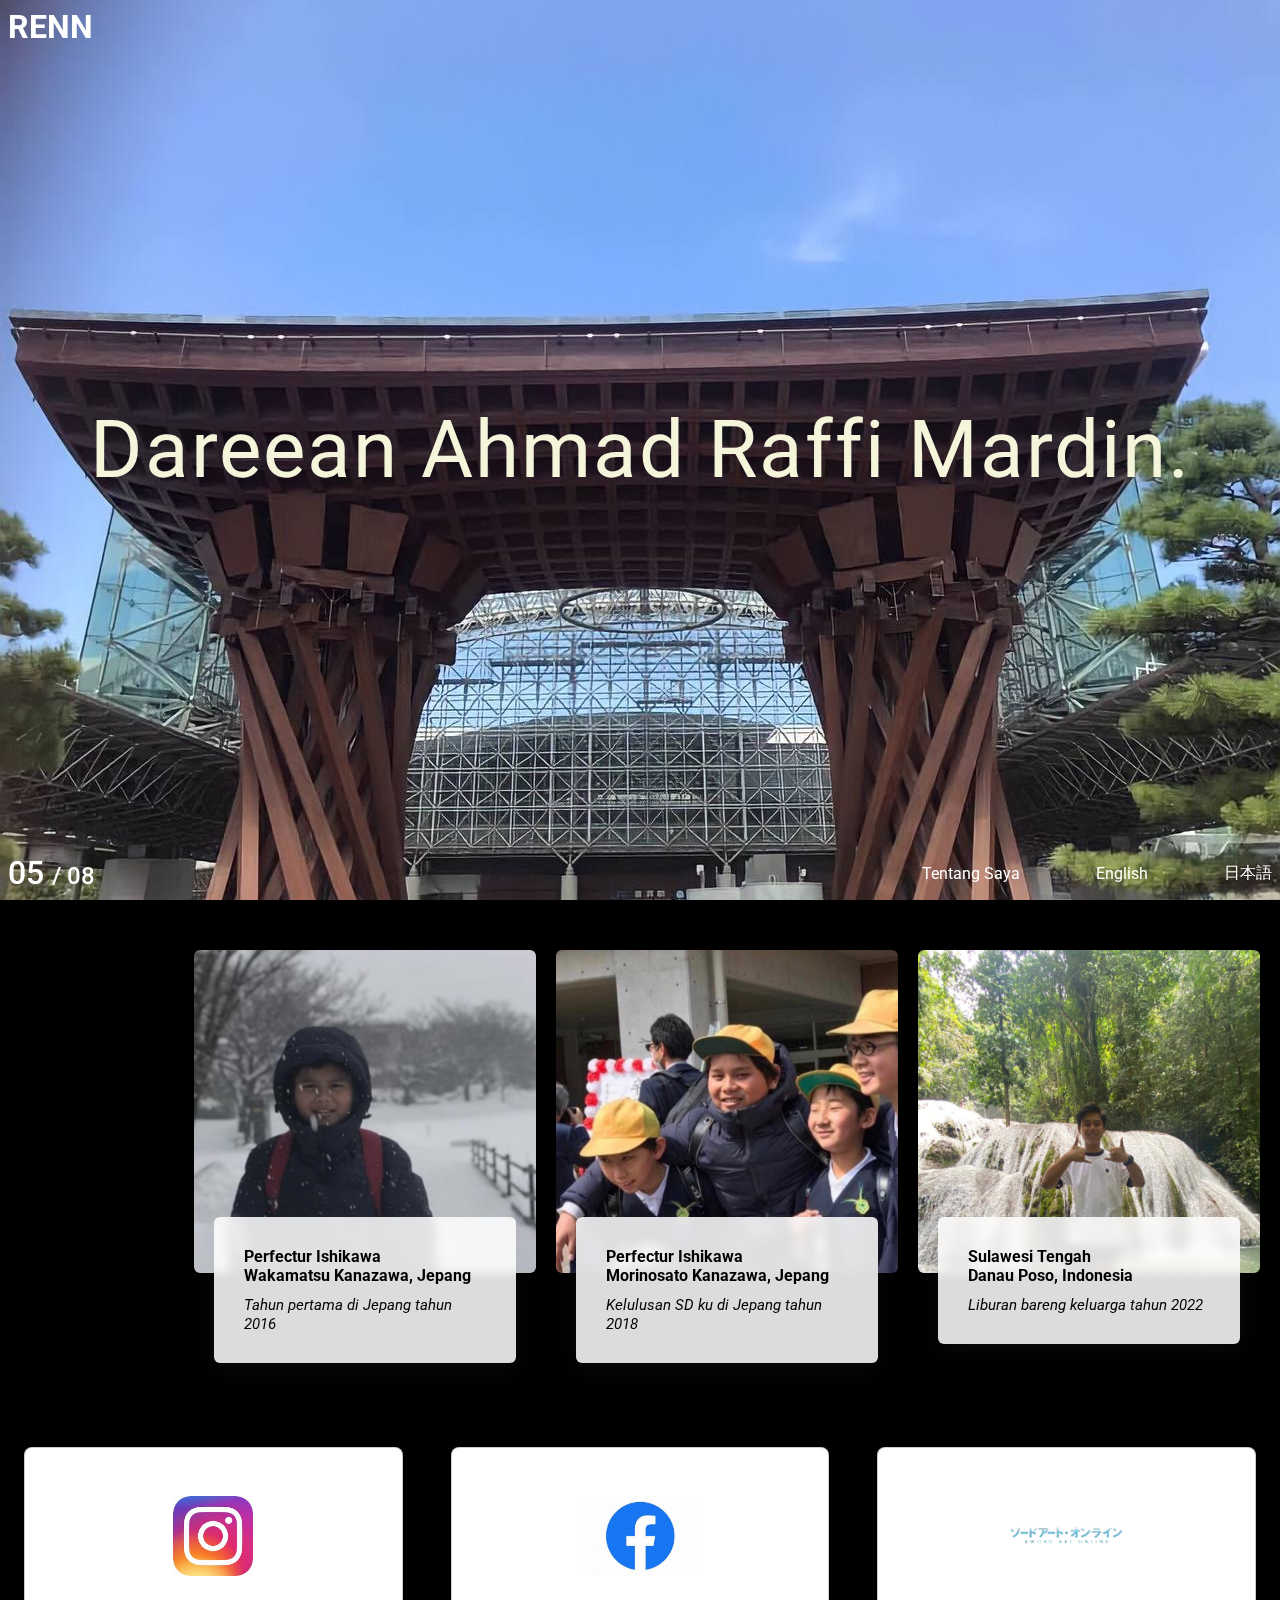
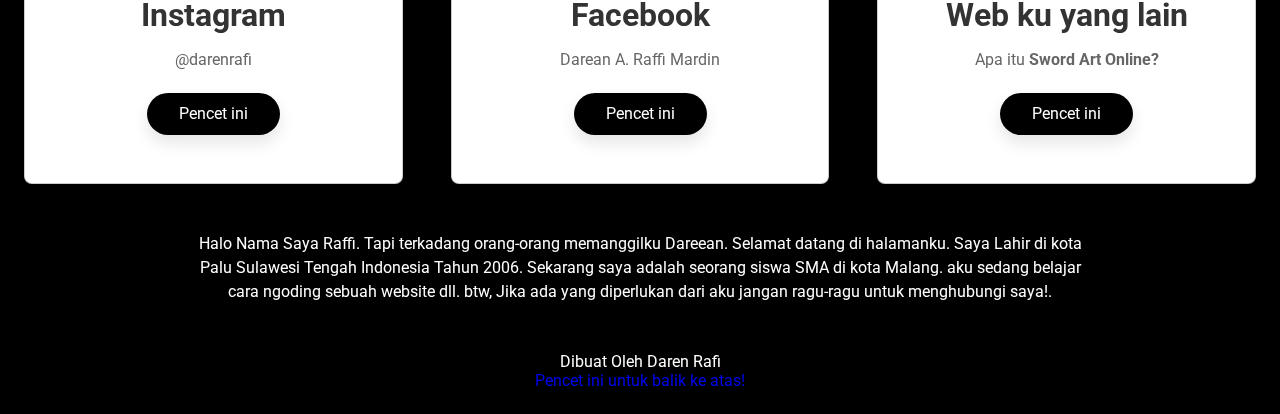
<file: index.html>
<!DOCTYPE html>
<html lang="en">
    <head>
        <title>Perkenalan</title>
        <meta charset="utf-8" />
        <meta name="viewport" content="width=device.width, initial-scale=1,0" />
        <link rel="stylesheet" type="text/css" href="style.css" />

        <!--Font Awesome-->
        <link rel="stylesheet" href="https://cdnjs.cloudflare.com/ajax/libs/font-awesome/6.1.2/css/all.min.css" 
        integrity="sha512-1sCRPdkRXhBV2PBLUdRb4tMg1w2YPf37qatUFeS7zlBy7jJI8Lf4VHwWfZZfpXtYSLy85pkm9GaYVYMfw5BC1A==" 
        crossorigin="anonymous"/>

        <!--Parralax JS-->
        <script src="https://ajax.googleapis.com/ajax/libs/jquery/1.11.0/jquery.min.js"></script>
        <script src="parallax.js/parallax.js-1.5.0/parallax.js"></script>
    </head>
    <body>
    <!-- Header -->
    <header class="parallax-window" data-parallax="scroll" data-image-src="images/fotostasiun.png">
        <nav>
            <h1 class="logo">
                <a class="/"><span>RENN</span></a>
            </h1>
        </nav>
        <div class="header-title">
            <a href="#about1" class="header-title">Dareean Ahmad Raffi Mardin.</a>
        </div>
        <div class="header-bottom">
            <p class="today-date">05 <span>/ 08</span></p>
            <ul class="social-media">
                <li><a href="#about1">Tentang Saya</a></li>
                <li><a class="fas fa-globe" href="index2.html">English</a></li>
                <li><a class="fas fa-globe" href="index3.html">日本語</a></li>
            </ul>
        </div>
    </header>

    <div class="blog-posts" id="blog">
        <div class="post">
            <img src="foto1.png" alt="" class="post-img"/>
            <div class="post-content">
                <h3>Perfectur Ishikawa <br> Wakamatsu Kanazawa, Jepang</h3>
                <span class="date">Tahun pertama di Jepang tahun 2016</span>
            </div>
        </div>
        <div class="post">
            <img src="foto2.png" alt="" class="post-img"/>
            <div class="post-content">
                <h3>Perfectur Ishikawa <br>Morinosato Kanazawa, Jepang</h3>
                <span class="date">Kelulusan SD ku di Jepang tahun 2018</span>
            </div>
        </div>
        <div class="post">
            <img src="foto4.png" alt="" class="post-img"/>
            <div class="post-content">
                <h3>Sulawesi Tengah <br>Danau Poso, Indonesia</h3>
                <span class="date">Liburan bareng keluarga tahun 2022</span>
            </div>
        </div>
    </div>

    <!--  Features  -->
    <section class="features" id="features">
        <div class="box-feature">
            <div class="box">
                <img src="ig.png" alt="" width="45px">
                <h3>Instagram</h3>
                <p>@darenrafi </p>
                <a href="https://www.instagram.com/darenrafi/" class="btn">Pencet ini</a>
            </div>
            <div class="box">
                <img src="fb.png" alt="" width="50px">
                <h3>Facebook</h3>
                <p>Darean A. Raffi Mardin </p>
                <a href="https://web.facebook.com/dareean.mardin/" class="btn">Pencet ini</a>
            </div>
            <div class="box">
                <img src="SAO.png" alt="" width="100px">
                <h3>Web ku yang lain</h3>
                <p>Apa itu <b>Sword Art Online?</b></p>
                <a href="https://dareean.github.io/" class="btn">Pencet ini</a>
            </div>
       </div>
    </section>



    <!-- About -->
 <!--
    <section id="about">
        <div class="about-container">
            <div class="image-gallery">
                <div class="image-box">
                   <img src="images/foto1.png" alt="images">
                   <h2 class="tks">D</h2>
                </div>
                <div class="image-box">
                    <img src="images/foto2.png" alt="images">
                    <h2 class="tks">A</h2>
                 </div>
                 <div class="image-box">
                    <img src="images/foto3.png" alt="images">
                    <h2 class="tks">R</h2>
                 </div>
                 <div class="image-box">
                    <img src="images/foto9.png" alt="images">
                    <h2 class="tks">E</h2>
                 </div>
                 <div class="image-box">
                    <img src="images/foto6.png" alt="images">
                    <h2 class="tks">E</h2>
                 </div>
                 <div class="image-box">
                    <img src="images/foto4.png" alt="images">
                    <h2 class="tks">A</h2>
                 </div>
                 <div class="image-box">
                    <img src="images/foto8.png" alt="images">
                    <h2 class="tks">N</h2>
                 </div>
            </div>
        </div>
    </section>
    -->
    <section id="about1">
        <div class="about-container1">
            <div class="about-info">
                Halo Nama Saya Raffi. Tapi terkadang orang-orang memanggilku Dareean. Selamat datang di halamanku.
                Saya Lahir di kota Palu Sulawesi Tengah Indonesia Tahun 2006. Sekarang saya adalah seorang siswa SMA di kota Malang.
                aku sedang belajar cara ngoding sebuah website dll. btw, Jika ada yang diperlukan dari aku jangan ragu-ragu untuk menghubungi saya!.
             </div>
        </div>     
    </section>

    <!-- Footer -->
    <footer>                
        Dibuat Oleh  <i class="fas fa-heart"></i>  Daren Rafi<br>
            <a href="#blog">Pencet ini untuk balik ke atas!</a>
    </footer>

    <!-- Script -->
    <script>
        const scriptURL = 'https://script.google.com/macros/s/AKfycbzSPwk2Kb981uXJd8j2fLK7cYvkZ7LqJC2I4I9ZSPzxUS2PCVlU3QKavpSj1w244yvS/exec';
        const form = document.forms['wpu-contact-form'];
      
        form.addEventListener('submit', e => {
          e.preventDefault()
          fetch(scriptURL, { method: 'POST', body: new FormData(form)})
            .then(response => console.log('Success!', response))
            .catch(error => console.error('Error!', error.message))
        })
      </script>
      <script src="script.js"></script>
  </body>
</html>
</file>
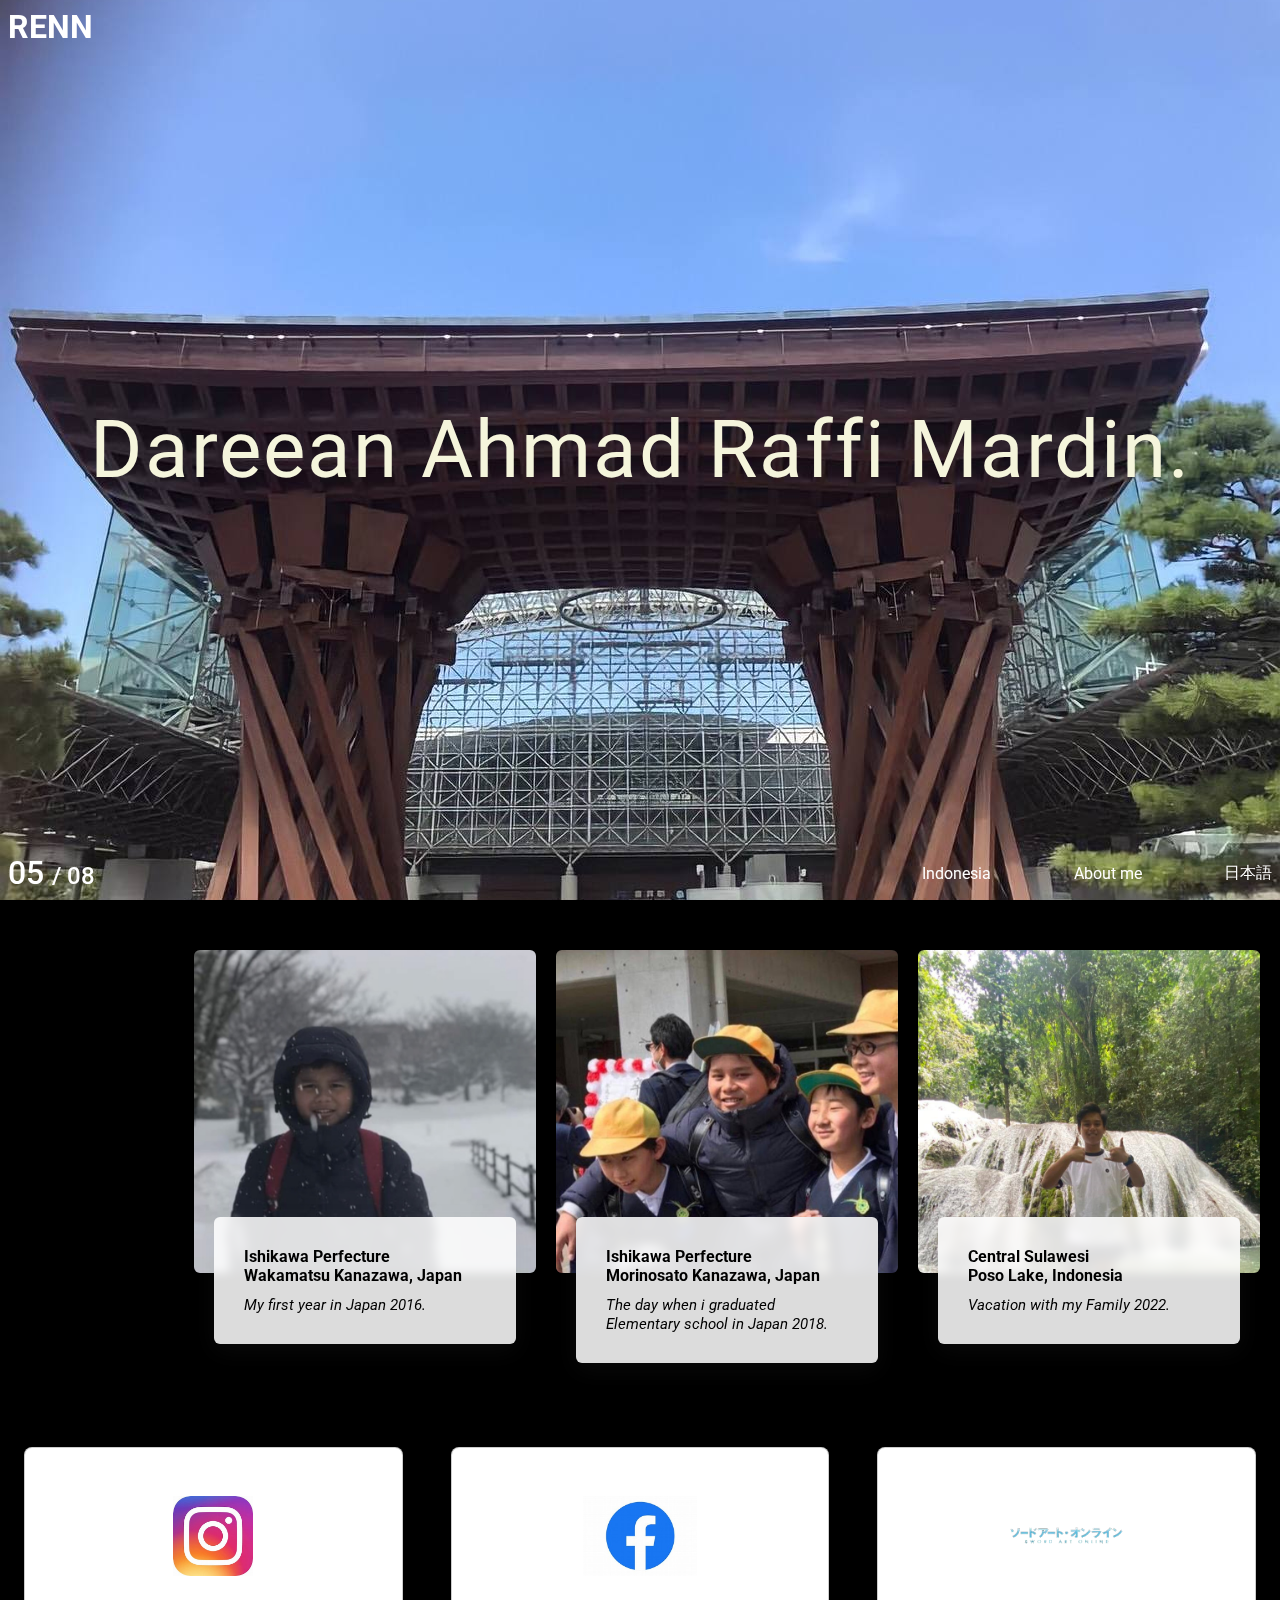
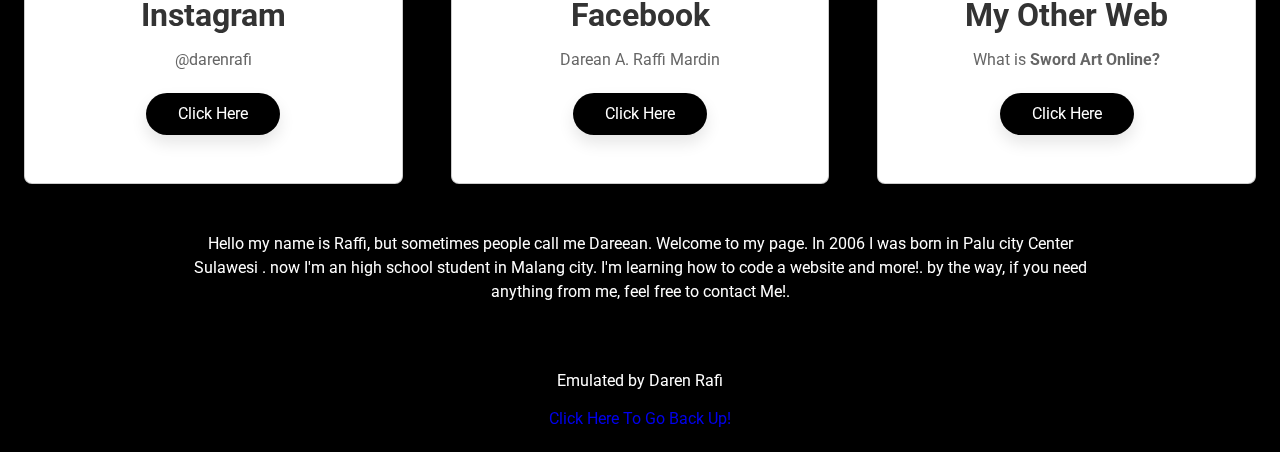
<file: index2.html>
<!DOCTYPE html>
<html lang="en">
    <head>
        <title>Introducing</title>
        <meta charset="utf-8" />
        <meta name="viewport" content="width=device.width, initial-scale=1,0" />
        <link rel="stylesheet" type="text/css" href="style.css" />

        <!--Font Awesome-->
        <link rel="stylesheet" href="https://cdnjs.cloudflare.com/ajax/libs/font-awesome/6.1.2/css/all.min.css" 
        integrity="sha512-1sCRPdkRXhBV2PBLUdRb4tMg1w2YPf37qatUFeS7zlBy7jJI8Lf4VHwWfZZfpXtYSLy85pkm9GaYVYMfw5BC1A==" 
        crossorigin="anonymous"/>

        <!--Parralax JS-->
        <script src="https://ajax.googleapis.com/ajax/libs/jquery/1.11.0/jquery.min.js"></script>
        <script src="parallax.js/parallax.js-1.5.0/parallax.js"></script>
    </head>
    <body>
    <!-- Header -->
    <header class="parallax-window" data-parallax="scroll" data-image-src="images/fotostasiun.png">
        <nav>
            <h1 class="logo">
                <a class="/"><span>RENN</span></a>
            </h1>
        </nav>
        <div class="header-title">
            <a href="#about1" class="header-title">Dareean Ahmad Raffi Mardin.</a>
        </div>
        <div class="header-bottom">
            <p class="today-date">05 <span>/ 08</span></p>
            <ul class="social-media">
                <li><a class="fas fa-globe" href="index.html">Indonesia</a></li>
                <li><a href="#about1">About me</a></li>
                <li><a class="fas fa-globe" href="index3.html">日本語</a></li>
            </ul>
        </div>
    </header>
    <div class="blog-posts" id="blog">
        <div class="post">
            <img src="foto1.png" alt="" class="post-img"/>
            <div class="post-content">
                <h3>Ishikawa Perfecture <br> Wakamatsu Kanazawa, Japan</h3>
                <span class="date">My first year in Japan 2016.</span>
            </div>
        </div>
        <div class="post">
            <img src="foto2.png" alt="" class="post-img"/>
            <div class="post-content">
                <h3>Ishikawa Perfecture <br>Morinosato Kanazawa, Japan</h3>
                <span class="date">The day when i graduated Elementary school in Japan 2018.</span>
            </div>
        </div>
        <div class="post">
            <img src="foto4.png" alt="" class="post-img"/>
            <div class="post-content">
                <h3>Central Sulawesi <br>Poso Lake, Indonesia</h3>
                <span class="date">Vacation with my Family 2022.</span>
            </div>
        </div>
    </div>

    <!--  Features  -->
    <section class="features" id="features">
        <div class="box-feature">
            <div class="box">
                <img src="ig.png" alt="" width="45px">
                <h3>Instagram</h3>
                <p>@darenrafi </p>
                <a href="https://www.instagram.com/darenrafi/" class="btn">Click Here</a>
            </div>
            <div class="box">
                <img src="fb.png" alt="" width="50px">
                <h3>Facebook</h3>
                <p>Darean A. Raffi Mardin </p>
                <a href="https://web.facebook.com/dareean.mardin/" class="btn">Click Here</a>
            </div>
            <div class="box">
                <img src="SAO.png" alt="" width="100px">
                <h3>My Other Web</h3>
                <p>What is <b>Sword Art Online?</b></p>
                <a href="https://dareean.github.io/" class="btn">Click Here</a>
            </div>
       </div>
    </section>



    <!-- About -->
 <!--
    <section id="about">
        <div class="about-container">
            <div class="image-gallery">
                <div class="image-box">
                   <img src="images/foto1.png" alt="images">
                   <h2 class="tks">D</h2>
                </div>
                <div class="image-box">
                    <img src="images/foto2.png" alt="images">
                    <h2 class="tks">A</h2>
                 </div>
                 <div class="image-box">
                    <img src="images/foto3.png" alt="images">
                    <h2 class="tks">R</h2>
                 </div>
                 <div class="image-box">
                    <img src="images/foto9.png" alt="images">
                    <h2 class="tks">E</h2>
                 </div>
                 <div class="image-box">
                    <img src="images/foto6.png" alt="images">
                    <h2 class="tks">E</h2>
                 </div>
                 <div class="image-box">
                    <img src="images/foto4.png" alt="images">
                    <h2 class="tks">A</h2>
                 </div>
                 <div class="image-box">
                    <img src="images/foto8.png" alt="images">
                    <h2 class="tks">N</h2>
                 </div>
            </div>
        </div>
    </section>
    -->
        <section id="about1">
            <div class="about-container1">
                <div class="about-info">
                    Hello my name is Raffi, but sometimes people call me Dareean. Welcome to my page. In 2006 I was born in Palu city Center 
                    Sulawesi . now I'm an high school student in Malang city. I'm learning how to code a website and more!. by the way, if you need anything 
                    from me, feel free to contact Me!.
                </div><br>
            </div>
        </section>
            <!-- Footer -->
    <footer>                
        Emulated by  <i class="fa fa-heart"></i>  Daren Rafi<br><br>
            <a href="#blog">Click Here To Go Back Up!</a>
    </footer>

    <!-- Script -->
    <script>
        const scriptURL = 'https://script.google.com/macros/s/AKfycbzSPwk2Kb981uXJd8j2fLK7cYvkZ7LqJC2I4I9ZSPzxUS2PCVlU3QKavpSj1w244yvS/exec'
        const form = document.forms['wpu-contact-form'];
      
        form.addEventListener('submit', e => {
          e.preventDefault()
          fetch(scriptURL, { method: 'POST', body: new FormData(form)})
            .then(response => console.log('Success!', response))
            .catch(error => console.error('Error!', error.message))
        })
      </script>
      <script src="script.js"></script>
    </body>
</html>
</file>
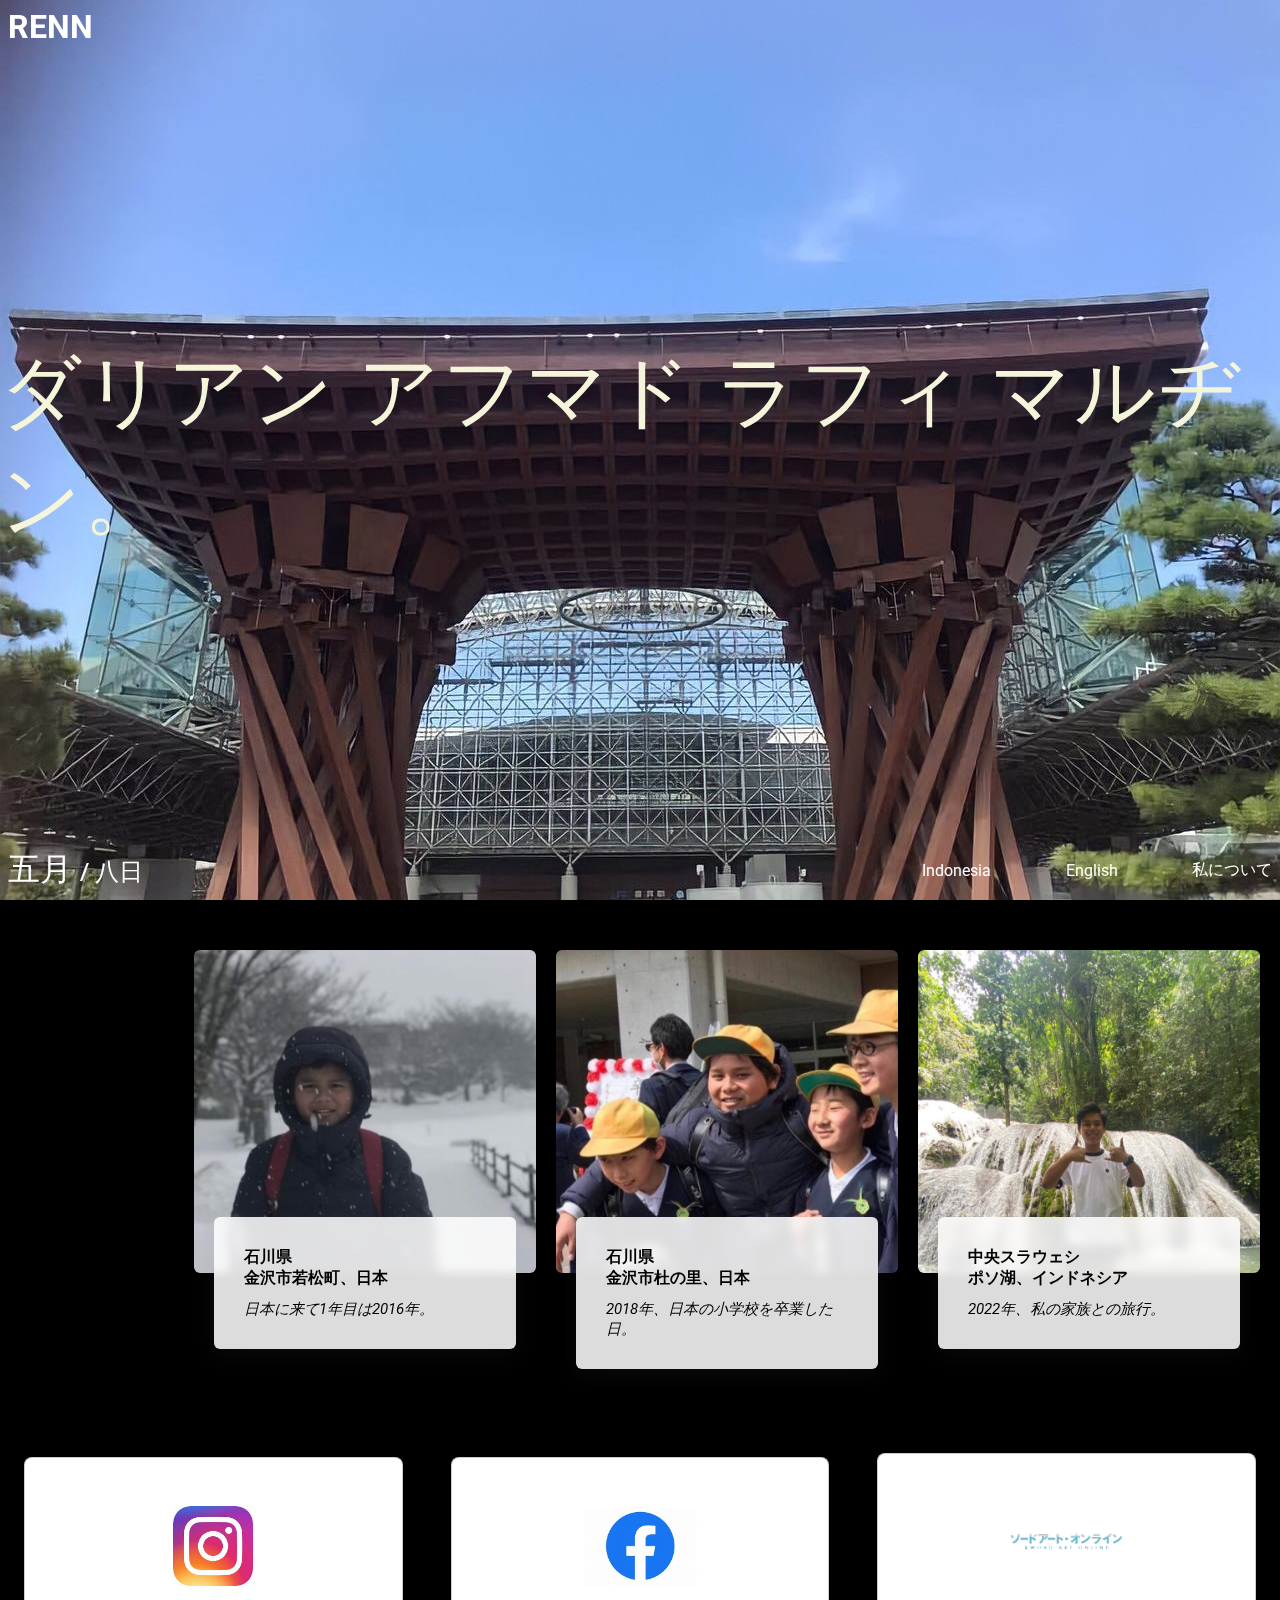
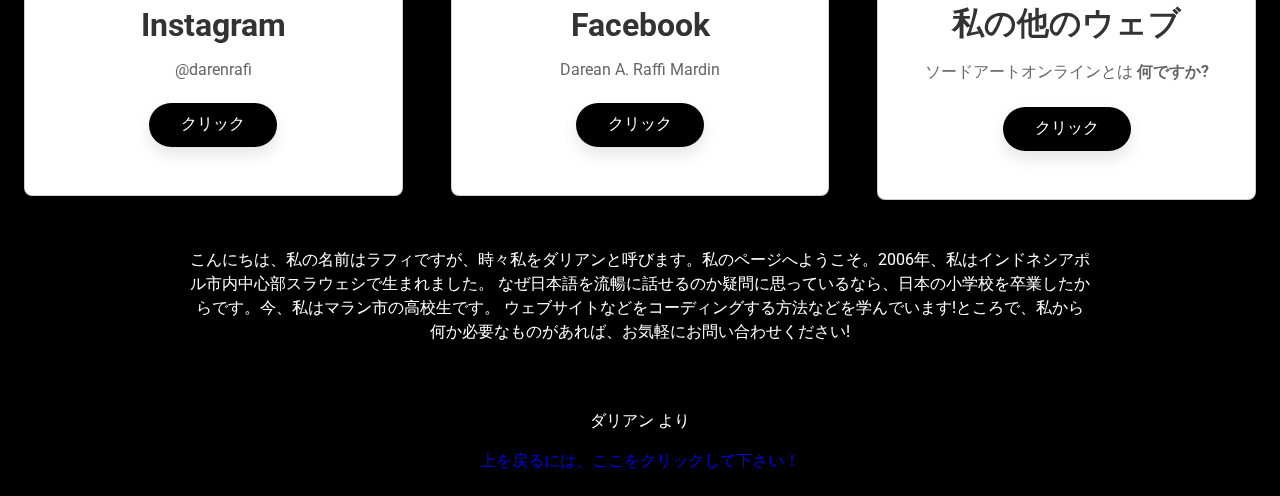
<file: index3.html>
<!DOCTYPE html>
<html lang="en">
    <head>
        <title>自己紹介</title>
        <meta charset="utf-8" />
        <meta name="viewport" content="width=device.width, initial-scale=1,0" />
        <link rel="stylesheet" type="text/css" href="style.css" />

        <!--Font Awesome-->
        <link rel="stylesheet" href="https://cdnjs.cloudflare.com/ajax/libs/font-awesome/6.1.2/css/all.min.css" 
        integrity="sha512-1sCRPdkRXhBV2PBLUdRb4tMg1w2YPf37qatUFeS7zlBy7jJI8Lf4VHwWfZZfpXtYSLy85pkm9GaYVYMfw5BC1A==" 
        crossorigin="anonymous"/>

        <!--Parralax JS-->
        <script src="https://ajax.googleapis.com/ajax/libs/jquery/1.11.0/jquery.min.js"></script>
        <script src="parallax.js/parallax.js-1.5.0/parallax.js"></script>
    </head>
    <body>
    <!-- Header -->
    <header class="parallax-window" data-parallax="scroll" data-image-src="images/fotostasiun.png">
        <nav>
            <h1 class="logo">
                <a class="/"><span>RENN</span></a>
            </h1>
        </nav>
        <div class="header-title">
            <a href="#about1" class="header-title">ダリアン アフマド ラフィ マルヂン。</a>
        </div>
        <div class="header-bottom">
            <p class="today-date">五月  <span>/ 八日</span></p>
            <ul class="social-media">
                <li><a class="fas fa-globe" href="index.html">Indonesia</a></li>
                <li><a class="fas fa-globe" href="index2.html">English</a></li>
                <li><a href="#about1">私について</a></li>
            </ul>
        </div>
    </header>
    <div class="blog-posts" id="blog">
        <div class="post">
            <img src="foto1.png" alt="" class="post-img"/>
            <div class="post-content">
                <h3>石川県 <br>金沢市若松町、日本</h3>
                <span class="date">日本に来て1年目は2016年。</span>
            </div>
        </div>
        <div class="post">
            <img src="foto2.png" alt="" class="post-img"/>
            <div class="post-content">
                <h3>石川県 <br>金沢市杜の里、日本</h3>
                <span class="date">2018年、日本の小学校を卒業した日。</span>
            </div>
        </div>
        <div class="post">
            <img src="foto4.png" alt="" class="post-img"/>
            <div class="post-content">
                <h3>中央スラウェシ <br>ポソ湖、インドネシア</h3>
                <span class="date">2022年、私の家族との旅行。</span>
            </div>
        </div>
    </div>

    <!--  Features  -->
    <section class="features" id="features">
        <div class="box-feature">
            <div class="box">
                <img src="ig.png" alt="" width="45px">
                <h3>Instagram</h3>
                <p>@darenrafi </p>
                <a href="https://www.instagram.com/darenrafi/" class="btn">クリック</a>
            </div>
            <div class="box">
                <img src="fb.png" alt="" width="50px">
                <h3>Facebook</h3>
                <p>Darean A. Raffi Mardin </p>
                <a href="https://web.facebook.com/dareean.mardin/" class="btn">クリック</a>
            </div>
            <div class="box">
                <img src="SAO.png" alt="" width="100px">
                <h3>私の他のウェブ</h3>
                <p>ソードアートオンラインとは <b>何ですか?</b></p>
                <a href="https://dareean.github.io/" class="btn">クリック</a>
            </div>
       </div>
    </section>



    <!-- About -->
 <!--
    <section id="about">
        <div class="about-container">
            <div class="image-gallery">
                <div class="image-box">
                   <img src="images/foto1.png" alt="images">
                   <h2 class="tks">D</h2>
                </div>
                <div class="image-box">
                    <img src="images/foto2.png" alt="images">
                    <h2 class="tks">A</h2>
                 </div>
                 <div class="image-box">
                    <img src="images/foto3.png" alt="images">
                    <h2 class="tks">R</h2>
                 </div>
                 <div class="image-box">
                    <img src="images/foto9.png" alt="images">
                    <h2 class="tks">E</h2>
                 </div>
                 <div class="image-box">
                    <img src="images/foto6.png" alt="images">
                    <h2 class="tks">E</h2>
                 </div>
                 <div class="image-box">
                    <img src="images/foto4.png" alt="images">
                    <h2 class="tks">A</h2>
                 </div>
                 <div class="image-box">
                    <img src="images/foto8.png" alt="images">
                    <h2 class="tks">N</h2>
                 </div>
            </div>
        </div>
    </section> -->

        <section id="about1">
            <div class="about-container1">
                <div class="about-info">
                    こんにちは、私の名前はラフィですが、時々私をダリアンと呼びます。私のページへようこそ。2006年、私はインドネシアポル市内中心部スラウェシで生まれました。
                    なぜ日本語を流暢に話せるのか疑問に思っているなら、日本の小学校を卒業したからです。今、私はマラン市の高校生です。
                    ウェブサイトなどをコーディングする方法などを学んでいます!ところで、私から何か必要なものがあれば、お気軽にお問い合わせください!
                </div><br>
            </div>
        </section>
            <!-- Footer -->
    <footer>                
        ダリアン <i class="fa fa-heart"></i>  より<br><br>
            <a href="#blog">上を戻るには、ここをクリックして下さい！</a>
    </footer>

    <!-- Script -->
    <script>
        const scriptURL = 'https://script.google.com/macros/s/AKfycbzSPwk2Kb981uXJd8j2fLK7cYvkZ7LqJC2I4I9ZSPzxUS2PCVlU3QKavpSj1w244yvS/exec'
        const form = document.forms['wpu-contact-form'];
      
        form.addEventListener('submit', e => {
          e.preventDefault()
          fetch(scriptURL, { method: 'POST', body: new FormData(form)})
            .then(response => console.log('Success!', response))
            .catch(error => console.error('Error!', error.message))
        })
      </script>
      <script src="script.js"></script>
    </body>
</html>
</file>
<file: style.css>
@import url('https://fonts.googleapis.com/css2?family=Roboto:wght@100;400;500&display=swap');

:root{
    --purple:#ffff;
    --pink:#ffffff;
    --black:#000000;
    --white:#000000;
    --gradient:linear-gradient(90deg, var(--pink), var(--pink));
    --gradient2:linear-gradient(90deg, var(--black), var(--white));
}

*{
    margin: 0;
    padding: 0;
    box-sizing: border-box;
}

html {
    overflow-x: hidden;
}

body{
    background: #000000;
    color: #ffffff;
    min-height: 100vh;
    font-family: "Roboto", sans-serif;   
}

a{
    text-decoration: none;
}

.btn{
    display: inline-block;
    margin-top: 0.5rem;
    padding:.7rem 2rem;
    border-radius: 3rem;
    background:var(--gradient2);
    font-size: 1rem;
    color: #ffffff;
    cursor: pointer;
    box-shadow: 0 .5rem 1rem rgba(0,0,0,.1);
    transition: all .3s ease-out;
}

.btn:hover{
    transform: scale(1.1);
}

.heading{
    text-align: center;
    background:var(--gradient);
    color:transparent;
    -webkit-background-clip: text;
    background-clip: text;
    font-size: 4rem;
    text-transform: uppercase;
    padding: 1rem;
}

header{
    width: 100%;
    height: 100vh;
    position: relative;
    display: flex;
    flex-direction: column;
}

header:before{
    content: "";
    position: absolute;
    width: 100%;
    height: 60vh;
    bottom: 0;
    left: 0;
    background: linear-gradient(to top rgb(0, 0, 0) rgba(0, 0, 0, 0));
}

nav,
.header-bottom{
    display: flex;
    justify-content:space-between;
    padding: 0.5rem;
    position: relative;
}

.logo a{
    color: #ffffff;
    font-size: 2rem;
}

/*.btn-sign-up{
    padding: 0.7rem 2rem;
    background: #000000;
    color: #ffffff;
    font-weight: 500;
    border-radius: 50px;
    transition: .3s;
}

.btn-sign-up:hover{
    background: #ffffff;
    color: #000000;
}*/

.header-title{
    margin: auto auto;
    font-size: 5rem;
    color: #F5F5DC;
    position: relative;
    font-size: 700;
    letter-spacing: 2px;
}

.parallax-window {
    min-height: 400px;
    background: transparent;
}

.today-date{
    font-size: 2rem;
    font-weight: 500;
}

.today-date span{
    font-size: 1.5rem;
}

.social-media{
    display: flex;
    list-style: none;
    width: 350px;
    justify-content: space-between;
    align-items: center;
}

.social-media li a{
    color: #ffffff;
}

.blog-posts {
    width: min(1310px, 100%);
    padding-top: 50px;
    padding-left: 174px;
    display: flex;
    justify-content: space-evenly;
    flex-wrap: wrap;
    cursor: pointer;
}

.post {
    width: calc(35% - 45px);
    overflow: hidden;
}

.post-img {
    width: 100%;
    border-radius: 6px;
    transition: 0.2s;
}

.post-content {
    background-color: #ffffffdc;
    backdrop-filter: blur(5px);
    margin : 0 20px;
    padding: 30px;
    border-radius: 6px;
    transform: translateY(-60px);
    transition: 0.3s linear;
    box-shadow: 0px 7px 25px rgba(130, 130, 130, 0.08);
}

.post-content h3 {
    font-size: 16px;
    margin-bottom: 10px;
    color: #000000;
}

.date {
    font-size: 15px;
    font-style: italic;
    color: #000000;
}

.post:hover .post-img {
    transform: translateY(-20px);
}

.post:hover .post-content {
    transform: translateY(-80px);
}

.features .box-feature{
    display: flex;
    align-items: center;
    justify-content: center;
    flex-wrap: wrap;
}

.features .box-feature .box{
    flex:1 1 10rem;
    background:#ffff;
    border-radius: .3rem;
    border:.1rem solid rgba(0,0,0,.2);
    box-shadow: 0 .5rem 1rem rgba(0,0,0,.1);
    margin:1.5rem;
    padding:3rem 2rem;
    border-radius: .5rem;
    text-align: center;
    transition: .2s linear;
}

.features .box-feature .box img{
    height: 5rem;
    width: auto;
}

.features .box-feature h3{
    font-size: 2rem;
    color:#333;
    padding-top: 1rem;
}

.features .box-feature p{
    font-size: 1 3rem;
    color:#666;
    padding: 1rem 0;
}

#about {
    width: 100%;
    padding: 2.5rem 0;
}

#about1 {
    width: 100%;
    padding: 1.5rem 0;
}


.about-container{
    width: 1500px;
    margin: auto auto;
}

.about-container1{
    width: 900px;
    margin: auto auto;
}

.image-gallery {
    display: flex;
    width: 100%;
    min-height: 300px;
    justify-content: auto;
    margin-bottom: 2rem;
}

.image-box {
    width: 22%;
    height: 250px;
    position: relative;
}

.image-box img {
    width: 100%;
    height: 100%;
    object-fit: cover;
    position: absolute;
    transition: 0.3s;
}

.image-box:nth-child(odd) {
    align-self: flex-end;
}

.image-box img:hover {
    opacity: 0.5;
}

.tks {
    position: absolute;
    bottom: -7%;
    left: 50%;
    font-style: italic;
    font-weight: 500;
}

.about-info {
    text-align: center;
    font-size: 1rem;
    line-height: 1.5rem;
}

/* FOOTER SECTION */

footer {
    width: 100%;
    padding: 1.5rem 1rem;
    text-align: center;
}

footer i {
    color: #ff2929;
}

footer .nav1 {
    width: 100%;
    padding: 1.5rem 1rem;
    text-align: center;
}

@media only screen and (max-width: 950px) {
    .about-container {
        width: 90%;
    }
    .about-container1{
        width: 90%;
    }
}

@media only screen and (max-width: 768px) {
    .today-date {
        display: none;
    }

    .social-media {
        width: 100%;
    }

    .image-gallery {
        flex-direction: column;
    }

    .image-box {
        width: 100%;
        height: 400px;
        margin: 1rem 0;
    }
}

@media only screen and (max-width: 1000px) {
    .blog-posts {
        justify-content: center;
        padding: 25px;
    }
    .post {
        width: min(600px, 100%);
        justify-content: center;
    }
}

/*<a href="" class="btn-sign-up"></a>*\
</file>
